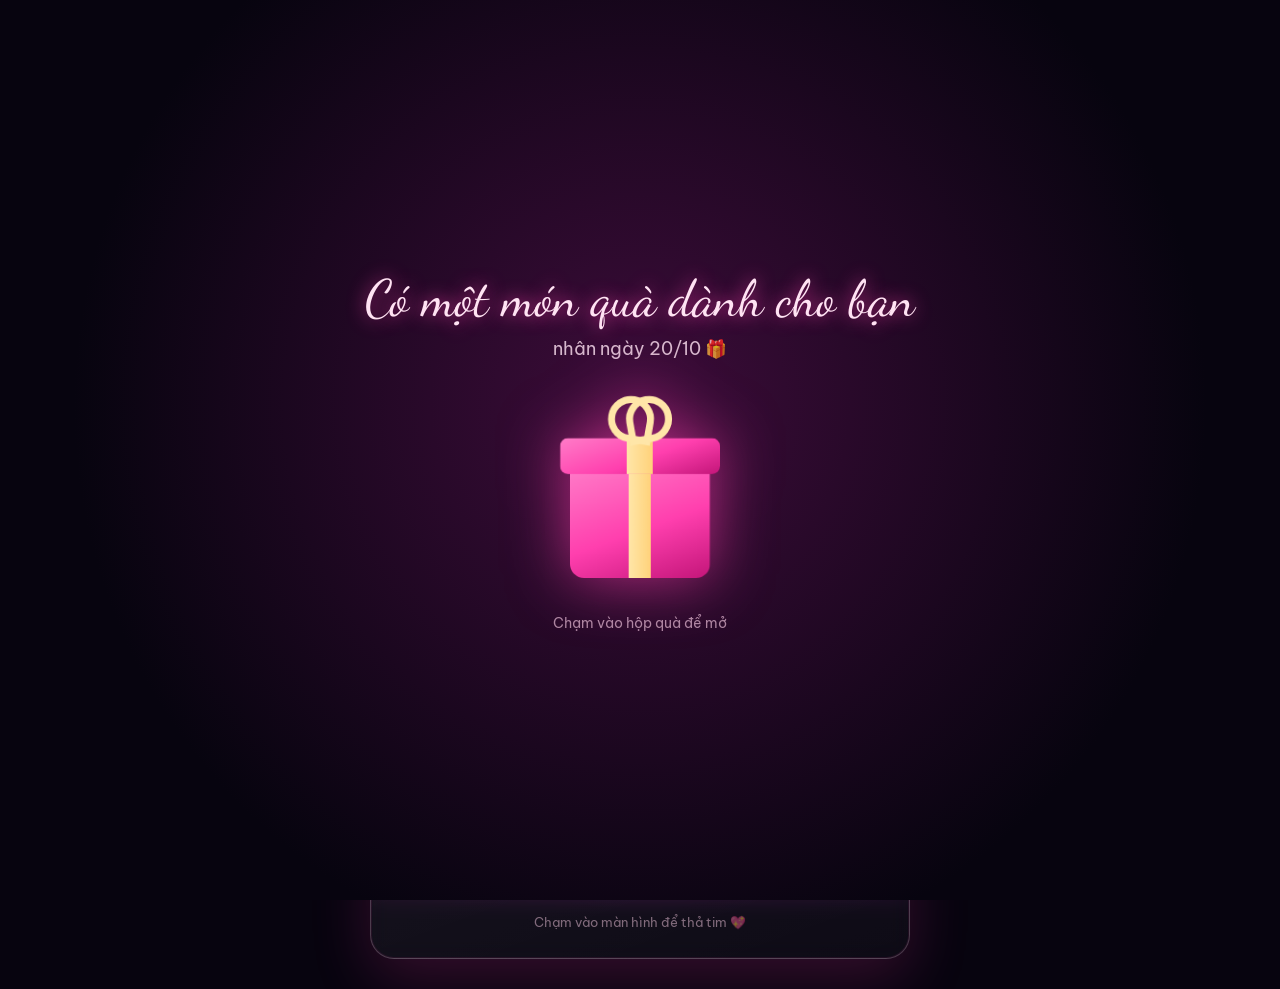
<file: index.html>
<!DOCTYPE html>
<html lang="vi">
<head>
    <meta charset="UTF-8">
    <meta http-equiv="refresh" content="0; url=valentime/">
    <title>Happy Women's Day 20/10</title>
</head>
<body>
    <a href="valentime/">Happy Women's Day 20/10</a>
</body>
</html>
</file>
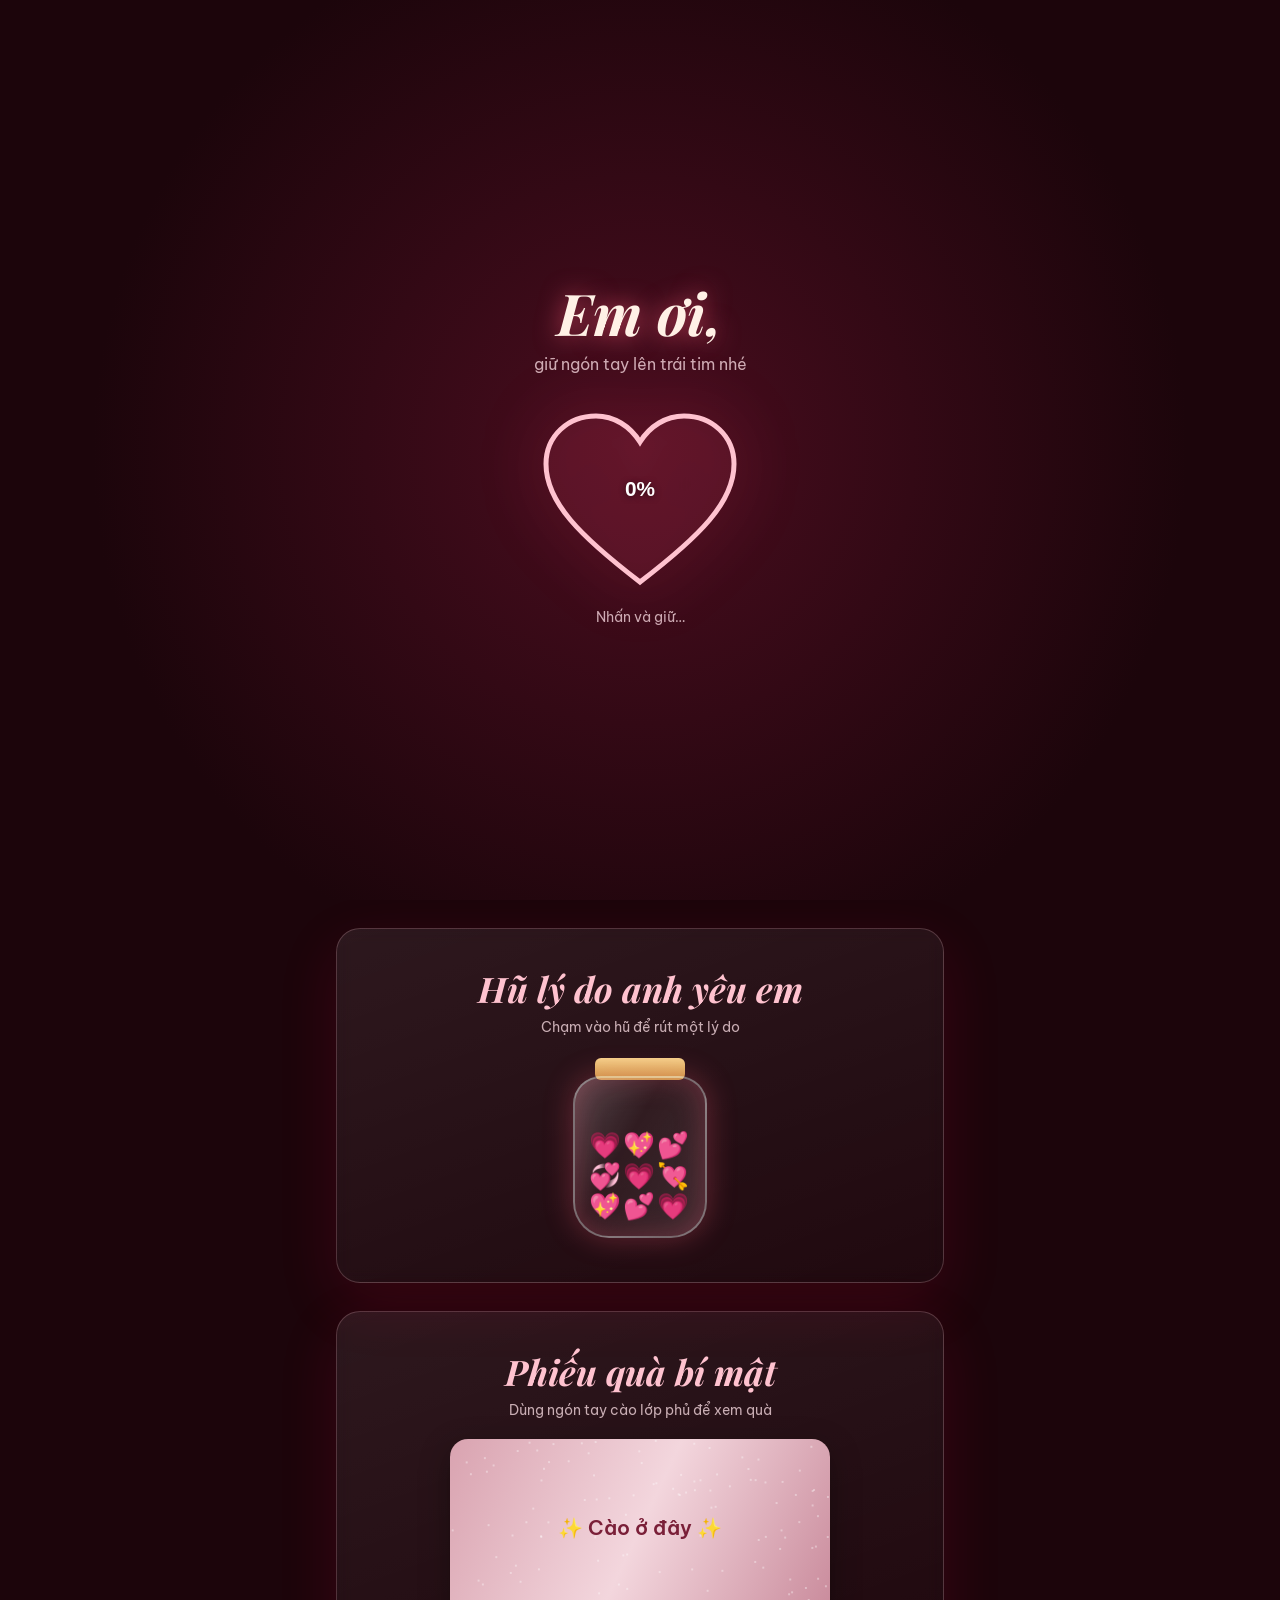
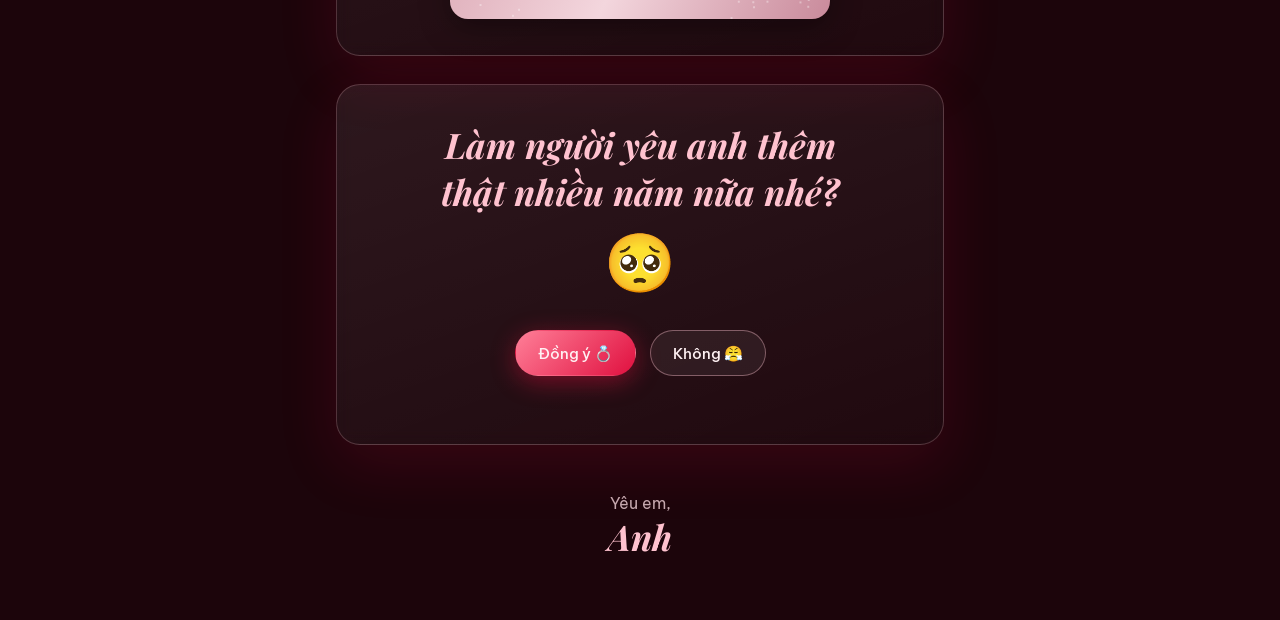
<file: nguoi-yeu/index.html>
<!DOCTYPE html>
<html lang="vi">

<head>
    <meta charset="UTF-8">
    <meta name="viewport" content="width=device-width, initial-scale=1.0, viewport-fit=cover">
    <meta name="theme-color" content="#1c050b">
    <title>Gửi em, 20/10</title>
    <meta name="description" content="Có một trái tim đang chờ em mở khóa 💞">
    <meta property="og:title" content="💞 Gửi em, nhân ngày 20/10">
    <meta property="og:description" content="Giữ ngón tay lên trái tim để mở khóa nhé">
    <link rel="preconnect" href="https://fonts.googleapis.com">
    <link rel="preconnect" href="https://fonts.gstatic.com" crossorigin>
    <link href="https://fonts.googleapis.com/css2?family=Playfair+Display:ital,wght@0,600;1,500;1,700&family=Be+Vietnam+Pro:wght@300;400;500;600&display=swap" rel="stylesheet">
    <link rel="stylesheet" href="style.css?v=1">
</head>

<body>
    <canvas id="sky"></canvas>

    <!-- Intro: press and hold the heart -->
    <div class="intro" id="intro">
        <p class="intro-hello" id="introHello">Em ơi,</p>
        <p class="intro-sub">giữ ngón tay lên trái tim nhé</p>
        <button class="hold-heart" id="holdHeart" aria-label="Nhấn giữ để mở khóa trái tim">
            <svg viewBox="0 0 100 90" aria-hidden="true">
                <defs>
                    <clipPath id="heartClip">
                        <path d="M50 86C20 63 3 46 3 27 3 13 14 3 28 3c9 0 17 5 22 13C55 8 63 3 72 3c14 0 25 10 25 24 0 19-17 36-47 59Z" />
                    </clipPath>
                    <linearGradient id="fillGrad" x1="0" y1="0" x2="0" y2="1">
                        <stop offset="0" stop-color="#ff8fa8" />
                        <stop offset="1" stop-color="#e0103f" />
                    </linearGradient>
                </defs>
                <rect id="heartFill" x="0" y="90" width="100" height="0" fill="url(#fillGrad)" clip-path="url(#heartClip)" />
                <path class="heart-outline" d="M50 86C20 63 3 46 3 27 3 13 14 3 28 3c9 0 17 5 22 13C55 8 63 3 72 3c14 0 25 10 25 24 0 19-17 36-47 59Z" />
            </svg>
            <span class="hold-pct" id="holdPct">0%</span>
        </button>
        <p class="intro-hint" id="introHint">Nhấn và giữ…</p>
    </div>

    <button class="sound" id="sound" aria-label="Bật/tắt nhạc" hidden>🔊</button>

    <main class="page">
        <!-- Hero -->
        <section class="hero">
            <p class="eyebrow">20 · 10 · 2026</p>
            <h1 class="names"><span id="nameEm">Em</span> <span class="beat">❤</span> <span id="nameAnh">Anh</span></h1>
            <p class="wish" id="wish" aria-live="polite"></p>
            <p class="scroll-hint">Kéo xuống, còn nhiều bất ngờ lắm ↓</p>
        </section>

        <!-- Love counter -->
        <section class="block reveal" id="counterBlock" hidden>
            <h2>Mình đã bên nhau</h2>
            <div class="counter">
                <div><b id="cDays">0</b><span>ngày</span></div>
                <div><b id="cHours">0</b><span>giờ</span></div>
                <div><b id="cMins">0</b><span>phút</span></div>
                <div><b id="cSecs">0</b><span>giây</span></div>
            </div>
            <p class="muted" id="since"></p>
        </section>

        <!-- Jar of reasons -->
        <section class="block reveal">
            <h2>Hũ lý do anh yêu em</h2>
            <p class="muted">Chạm vào hũ để rút một lý do</p>
            <button class="jar" id="jar" aria-label="Rút một lý do">
                <span class="jar-lid"></span>
                <span class="jar-body"><span class="jar-hearts">💗💖💕<br>💞💗💘<br>💖💕💗</span></span>
            </button>
            <div class="slip" id="slip" hidden>
                <p class="slip-no" id="slipNo"></p>
                <p class="slip-text" id="slipText"></p>
            </div>
        </section>

        <!-- Scratch card -->
        <section class="block reveal">
            <h2>Phiếu quà bí mật</h2>
            <p class="muted">Dùng ngón tay cào lớp phủ để xem quà</p>
            <div class="scratch" id="scratch">
                <div class="ticket">
                    <span class="ticket-tag">🎟️ PHIẾU YÊU THƯƠNG</span>
                    <p class="ticket-text" id="ticketText"></p>
                    <span class="ticket-foot">Có giá trị vĩnh viễn · Không cần hóa đơn</span>
                </div>
                <canvas id="scratchCanvas" aria-label="Lớp phủ cào"></canvas>
            </div>
        </section>

        <!-- Playful question -->
        <section class="block reveal">
            <h2 id="askTitle">Làm người yêu anh thêm thật nhiều năm nữa nhé?</h2>
            <div class="ask-emoji" id="askEmoji">🥺</div>
            <div class="ask-zone" id="askZone">
                <button class="btn primary" id="yes">Đồng ý 💍</button>
                <button class="btn" id="no">Không 😤</button>
            </div>
            <p class="answer" id="answer" hidden></p>
        </section>

        <footer class="sign">
            <p>Yêu em,</p>
            <p class="sign-name" id="signName">Anh</p>
        </footer>
    </main>

    <!-- Creator: sender only, open with #tao-thiep -->
    <div class="modal" id="createModal" role="dialog" aria-modal="true" aria-labelledby="createTitle" hidden>
        <form class="sheet" id="createForm">
            <h2 id="createTitle">💌 Tạo thiệp cho người yêu</h2>
            <p class="muted">Điền thông tin, tạo link rồi gửi cho em ấy.</p>

            <div class="row">
                <label>Tên em ấy
                    <input id="fEm" maxlength="30" placeholder="VD: Lan" required>
                </label>
                <label>Tên của anh
                    <input id="fAnh" maxlength="30" placeholder="VD: Tùng" required>
                </label>
            </div>
            <label>Ngày bắt đầu yêu <small>(để đếm ngày bên nhau)</small>
                <input id="fDate" type="date">
            </label>
            <label>Lời chúc
                <select id="fWish"></select>
            </label>
            <label id="fCustomWrap" hidden>Lời chúc của anh
                <textarea id="fCustom" rows="3" maxlength="400"></textarea>
            </label>
            <label>Quà trong phiếu cào
                <input id="fGift" maxlength="120" placeholder="VD: 1 buổi hẹn hò, em chọn chỗ, anh bao!">
            </label>
            <label>Lý do anh yêu em <small>(mỗi dòng một lý do, để trống dùng có sẵn)</small>
                <textarea id="fReasons" rows="4" maxlength="1200" placeholder="Vì em cười rất xinh&#10;Vì em luôn nhớ anh thích ăn gì"></textarea>
            </label>

            <button class="btn primary wide" type="submit">💞 Tạo link</button>

            <div class="result" id="result" hidden>
                <input id="link" readonly>
                <div class="actions">
                    <button class="btn primary" type="button" id="shareLink">📤 Gửi ngay</button>
                    <button class="btn" type="button" id="copyLink">📋 Sao chép</button>
                    <a class="btn" id="previewLink" target="_blank" rel="noopener">👀 Xem thử</a>
                </div>
            </div>
        </form>
    </div>

    <div class="toast" id="toast" role="status"></div>

    <script src="script.js?v=1"></script>
</body>

</html>
</file>
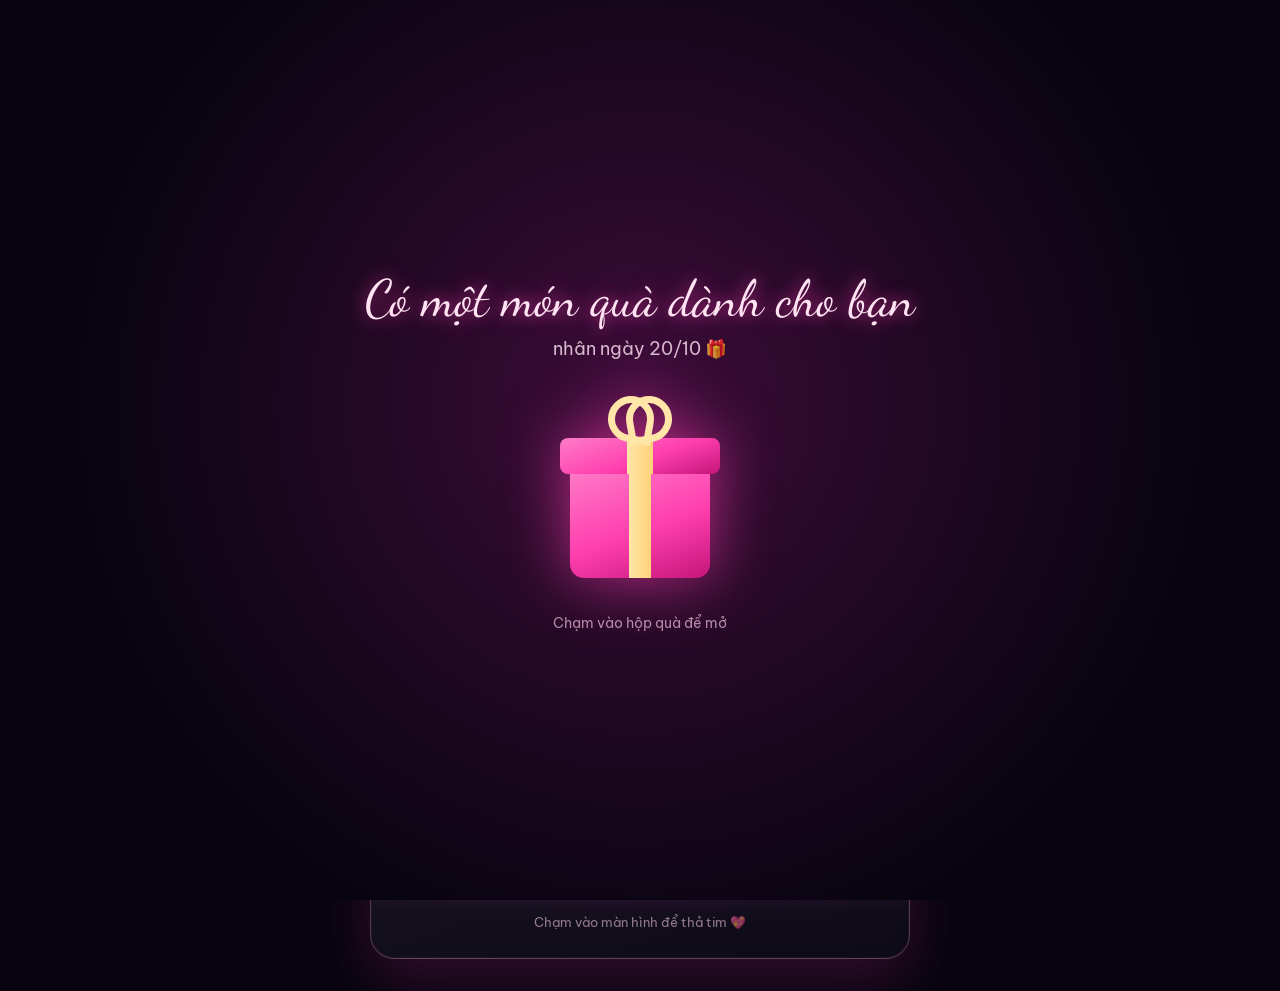
<file: valentime/index.html>
<!DOCTYPE html>
<html lang="vi">

<head>
    <meta charset="UTF-8">
    <meta name="viewport" content="width=device-width, initial-scale=1.0, viewport-fit=cover">
    <meta name="theme-color" content="#07040f">
    <title>Happy Women's Day 20/10</title>
    <meta name="description" content="Có một món quà 20/10 đang chờ bạn mở 🎁">
    <meta property="og:title" content="🎁 Có một món quà 20/10 dành cho bạn">
    <meta property="og:description" content="Chạm để mở quà và đọc lời chúc dành riêng cho bạn 💖">
    <link rel="preconnect" href="https://fonts.googleapis.com">
    <link rel="preconnect" href="https://fonts.gstatic.com" crossorigin>
    <link href="https://fonts.googleapis.com/css2?family=Dancing+Script:wght@600;700&family=Be+Vietnam+Pro:wght@300;400;500;600&display=swap" rel="stylesheet">
    <link rel="stylesheet" href="style.css?v=7">
</head>

<body>
    <canvas id="sky"></canvas>

    <!-- Gift intro -->
    <div class="gift-screen" id="gift">
        <p class="gift-hello" id="giftHello">Có một món quà dành cho bạn</p>
        <p class="gift-sub" id="giftSub">nhân ngày 20/10 🎁</p>
        <button class="gift-box" id="giftBox" aria-label="Mở hộp quà">
            <span class="lid"><span class="bow"></span></span>
            <span class="box"></span>
        </button>
        <p class="gift-hint">Chạm vào hộp quà để mở</p>
    </div>

    <button class="sound" id="sound" aria-label="Bật/tắt nhạc" hidden>🔊</button>

    <main class="scene">
        <div class="cloud-wrap">
            <div class="cloud">
                <span class="puff p1"></span>
                <span class="puff p2"></span>
                <span class="puff p3"></span>
                <span class="puff p4"></span>
            </div>
            <div class="rain"></div>
        </div>

        <section class="card" id="card">
            <p class="eyebrow">20 · 10 · 2026</p>
            <h1 class="title">Happy Women's Day</h1>

            <div class="tabs" id="tabs" role="tablist" aria-label="Chọn người nhận">
                <button class="tab" role="tab" data-to="phu-nu">🌸 Phụ nữ</button>
                <button class="tab" role="tab" data-to="me">💐 Mẹ</button>
                <button class="tab" role="tab" data-to="chi">🎀 Chị gái</button>
                <button class="tab" role="tab" data-to="nguoi-yeu">💘 Người yêu</button>
            </div>

            <p class="to" id="to"></p>
            <p class="msg" id="msg" aria-live="polite"></p>
            <p class="from" id="from"></p>

            <div class="actions">
                <button class="btn primary" id="secret">💌 Bạn có 1 lời nhắn bí mật</button>
                <button class="btn" id="ask">🤭 Trả lời câu hỏi này đã</button>
                <button class="btn" id="next">🔄 Lời chúc khác</button>
            </div>

            <p class="hint">Chạm vào màn hình để thả tim 💖</p>
        </section>
    </main>

    <!-- Secret message: tap the envelope to open -->
    <div class="modal" id="secretModal" role="dialog" aria-modal="true" aria-labelledby="secretTitle" hidden>
        <div class="sheet secret-sheet">
            <button class="close" data-close aria-label="Đóng">✕</button>

            <div id="envStage">
                <h2 id="secretTitle">Lời nhắn bí mật</h2>
                <button class="envelope" id="envelope" aria-label="Mở phong thư">
                    <span class="env-back"></span>
                    <span class="env-letter">💖</span>
                    <span class="env-front"></span>
                    <span class="env-flap"></span>
                    <span class="env-seal">❤</span>
                </button>
                <p class="env-hint">Chạm vào phong thư để mở</p>
            </div>

            <div id="letterStage" hidden>
                <div class="big-heart">💖</div>
                <p class="secret-text" id="secretText"></p>
                <p class="from" id="secretFrom"></p>
                <button class="btn primary" data-close>Thương lắm 🥰</button>
            </div>
        </div>
    </div>

    <!-- Playful question: the "No" button runs away -->
    <div class="modal" id="askModal" role="dialog" aria-modal="true" aria-labelledby="askTitle" hidden>
        <div class="sheet ask-sheet">
            <button class="close" data-close aria-label="Đóng">✕</button>

            <div id="askStage">
                <div class="ask-emoji" id="askEmoji">🥺</div>
                <h2 id="askTitle"></h2>
                <div class="ask-zone">
                    <button class="btn primary" id="yes">Có 💖</button>
                    <button class="btn" id="no">Không 😤</button>
                </div>
            </div>

            <div id="answerStage" hidden>
                <div class="big-heart">🥰</div>
                <h2>Biết ngay mà!</h2>
                <p class="secret-text" id="answerText"></p>
                <button class="btn primary" data-close>Hihi 😘</button>
            </div>
        </div>
    </div>

    <!-- Card creator (sender only: open with #tao-thiep) -->
    <div class="modal" id="createModal" role="dialog" aria-modal="true" aria-labelledby="createTitle" hidden>
        <form class="sheet create-sheet" id="createForm">
            <button class="close" type="button" data-close aria-label="Đóng">✕</button>
            <h2 id="createTitle">✍️ Tạo thiệp 20/10</h2>
            <p class="sheet-sub">Người nhận sẽ thấy hộp quà, mở ra là lời chúc của bạn, kèm phong thư bí mật nếu bạn có viết.</p>

            <label>Người nhận là
                <select id="fRel">
                    <option value="nguoi-yeu">💘 Người yêu</option>
                    <option value="me">💐 Mẹ</option>
                    <option value="chi">🎀 Chị gái</option>
                    <option value="phu-nu">🌸 Bạn bè, đồng nghiệp</option>
                </select>
            </label>
            <div class="row">
                <label>Tên người nhận
                    <input id="fTo" maxlength="40" placeholder="VD: Lan, Mẹ yêu" required>
                </label>
                <label>Tên của bạn
                    <input id="fFrom" maxlength="40" placeholder="VD: Tùng">
                </label>
            </div>
            <label>Lời chúc
                <select id="fWish"></select>
            </label>
            <label id="fCustomWrap" hidden>Lời chúc của bạn
                <textarea id="fCustom" rows="3" maxlength="400" placeholder="Viết lời chúc của bạn..."></textarea>
            </label>
            <label>Lời nhắn bí mật <small>(không bắt buộc, người nhận chạm phong thư để mở)</small>
                <textarea id="fSecret" rows="2" maxlength="300" placeholder="Điều bạn muốn nói riêng với người ấy..."></textarea>
            </label>

            <button class="btn primary wide" type="submit">🎁 Tạo link món quà</button>

            <div class="result" id="result" hidden>
                <input id="link" readonly>
                <div class="actions">
                    <button class="btn primary" type="button" id="shareLink">📤 Gửi ngay</button>
                    <button class="btn" type="button" id="copyLink">📋 Sao chép</button>
                    <a class="btn" id="previewLink" target="_blank" rel="noopener">👀 Xem thử</a>
                </div>
            </div>
        </form>
    </div>

    <div class="toast" id="toast" role="status"></div>

    <script src="script.js?v=7"></script>
</body>

</html>
</file>
<file: nguoi-yeu/style.css>
* {
  margin: 0;
  padding: 0;
  box-sizing: border-box;
}

:root {
  --bg: #1c050b;
  --wine: #4a0d1f;
  --rose: #ff5c7a;
  --rose-deep: #e0103f;
  --blush: #ffc2cf;
  --cream: #fff1e6;
  --gold: #f6d28b;
  --text: #fff1f3;
  --text-dim: rgba(255, 225, 232, 0.75);
  --glass: rgba(255, 255, 255, 0.06);
  --line: rgba(255, 194, 207, 0.22);
}

[hidden] { display: none !important; }

html { -webkit-text-size-adjust: 100%; scroll-behavior: smooth; }

body {
  min-height: 100dvh;
  overflow-x: hidden;
  font-family: "Be Vietnam Pro", sans-serif;
  color: var(--text);
  background:
    radial-gradient(ellipse 90% 60% at 50% 0%, #5c0f27 0%, transparent 70%),
    radial-gradient(ellipse 70% 50% at 50% 100%, #3a0818 0%, transparent 70%),
    var(--bg);
  background-attachment: fixed;
  -webkit-tap-highlight-color: transparent;
}

body.locked { overflow: hidden; }

#sky {
  position: fixed;
  inset: 0;
  width: 100%;
  height: 100%;
  z-index: 0;
  pointer-events: none;
}

h2 {
  font-family: "Playfair Display", serif;
  font-style: italic;
  font-weight: 700;
  font-size: clamp(1.6rem, 6vw, 2.2rem);
  color: var(--blush);
  text-wrap: balance;
}

.muted {
  margin-top: 6px;
  font-size: 0.9rem;
  color: var(--text-dim);
}

/* ---------- Intro: hold the heart ---------- */
.intro {
  position: fixed;
  inset: 0;
  z-index: 20;
  display: flex;
  flex-direction: column;
  align-items: center;
  justify-content: center;
  padding: 24px;
  text-align: center;
  background: radial-gradient(circle at 50% 50%, #4a0d1f, var(--bg) 70%);
  transition: opacity 1s ease, visibility 1s;
}

.intro.done { opacity: 0; visibility: hidden; }

.intro-hello {
  font-family: "Playfair Display", serif;
  font-style: italic;
  font-weight: 700;
  font-size: clamp(2.4rem, 10vw, 3.6rem);
  color: var(--cream);
  text-shadow: 0 0 24px rgba(255, 92, 122, 0.7);
}

.intro-sub { margin-top: 4px; color: var(--text-dim); }

.hold-heart {
  position: relative;
  width: 200px;
  height: 180px;
  margin: 36px 0 18px;
  border: 0;
  background: none;
  cursor: pointer;
  touch-action: none;
  user-select: none;
  -webkit-user-select: none;
  -webkit-touch-callout: none;
  filter: drop-shadow(0 0 28px rgba(255, 60, 100, 0.55));
  animation: beat 1.3s ease-in-out infinite;
}

.hold-heart.holding { animation: shake 0.12s linear infinite; }
.hold-heart svg { width: 100%; height: 100%; overflow: visible; }

.heart-outline {
  fill: rgba(255, 92, 122, 0.08);
  stroke: var(--blush);
  stroke-width: 2.5;
}

.hold-pct {
  position: absolute;
  inset: 0 0 12% 0;
  display: grid;
  place-items: center;
  font-weight: 600;
  font-size: 1.3rem;
  color: #fff;
  text-shadow: 0 1px 6px rgba(0, 0, 0, 0.5);
}

.intro-hint {
  font-size: 0.9rem;
  color: var(--text-dim);
  animation: blink 2s ease-in-out infinite;
}

@keyframes beat {
  0%, 100% { transform: scale(1); }
  15% { transform: scale(1.08); }
  30% { transform: scale(1); }
  45% { transform: scale(1.05); }
}

@keyframes shake {
  0% { transform: translate(0, 0) scale(1.04); }
  25% { transform: translate(-1.5px, 1px) scale(1.04); }
  50% { transform: translate(1.5px, -1px) scale(1.04); }
  75% { transform: translate(-1px, -1px) scale(1.04); }
}

@keyframes blink {
  0%, 100% { opacity: 0.45; }
  50% { opacity: 1; }
}

/* ---------- Sound ---------- */
.sound {
  position: fixed;
  top: max(14px, env(safe-area-inset-top));
  right: max(14px, env(safe-area-inset-right));
  z-index: 15;
  width: 44px;
  height: 44px;
  border-radius: 50%;
  border: 1px solid var(--line);
  font-size: 1.1rem;
  background: rgba(255, 255, 255, 0.08);
  -webkit-backdrop-filter: blur(8px);
  backdrop-filter: blur(8px);
  cursor: pointer;
}

/* ---------- Page ---------- */
.page {
  position: relative;
  z-index: 1;
  width: 100%;
  max-width: 640px;
  margin: 0 auto;
  padding:
    0
    max(16px, env(safe-area-inset-right))
    max(48px, env(safe-area-inset-bottom))
    max(16px, env(safe-area-inset-left));
}

.hero {
  min-height: 100dvh;
  display: flex;
  flex-direction: column;
  align-items: center;
  justify-content: center;
  text-align: center;
  padding: 64px 0 40px;
}

.eyebrow {
  font-size: 0.8rem;
  font-weight: 500;
  letter-spacing: 0.4em;
  color: var(--gold);
}

.names {
  margin: 14px 0 22px;
  font-family: "Playfair Display", serif;
  font-style: italic;
  font-weight: 700;
  font-size: clamp(2.6rem, 12vw, 5rem);
  line-height: 1.15;
  background: linear-gradient(90deg, var(--cream), var(--blush), var(--rose), var(--gold), var(--cream));
  background-size: 300% 100%;
  -webkit-background-clip: text;
  background-clip: text;
  color: transparent;
  filter: drop-shadow(0 0 16px rgba(255, 92, 122, 0.55));
  animation: shimmer 7s linear infinite;
  overflow-wrap: anywhere;
}

.names .beat {
  display: inline-block;
  -webkit-text-fill-color: var(--rose);
  color: var(--rose);
  animation: beat 1.3s ease-in-out infinite;
}

@keyframes shimmer { to { background-position: 300% 0; } }

.wish {
  max-width: 30em;
  min-height: 5.2em;
  font-size: clamp(1.02rem, 3.8vw, 1.2rem);
  font-weight: 300;
  line-height: 1.75;
  color: var(--text);
  text-wrap: balance;
}

.wish.typing::after {
  content: "|";
  margin-left: 2px;
  color: var(--rose);
  animation: blink 0.8s step-end infinite;
}

.scroll-hint {
  margin-top: 28px;
  font-size: 0.85rem;
  color: var(--text-dim);
  animation: bob 1.8s ease-in-out infinite;
}

@keyframes bob {
  0%, 100% { transform: translateY(0); }
  50% { transform: translateY(6px); }
}

/* ---------- Blocks ---------- */
.block {
  margin-top: 28px;
  padding: 28px 20px;
  text-align: center;
  border-radius: 24px;
  background: linear-gradient(160deg, rgba(255, 255, 255, 0.08), rgba(255, 255, 255, 0.02));
  border: 1px solid var(--line);
  box-shadow: 0 20px 60px rgba(224, 16, 63, 0.14);
  -webkit-backdrop-filter: blur(8px);
  backdrop-filter: blur(8px);
}

.reveal {
  opacity: 0;
  transform: translateY(30px);
  transition: opacity 0.8s ease, transform 0.8s ease;
}

.reveal.in { opacity: 1; transform: none; }

/* counter */
.counter {
  display: grid;
  grid-template-columns: repeat(4, 1fr);
  gap: 10px;
  margin-top: 18px;
}

.counter div {
  padding: 14px 4px;
  border-radius: 16px;
  background: var(--glass);
  border: 1px solid var(--line);
}

.counter b {
  display: block;
  font-family: "Playfair Display", serif;
  font-size: clamp(1.4rem, 6vw, 2.2rem);
  color: var(--cream);
  font-variant-numeric: tabular-nums;
}

.counter span { font-size: 0.8rem; color: var(--text-dim); }

/* jar */
.jar {
  position: relative;
  display: block;
  width: 150px;
  height: 180px;
  margin: 22px auto 8px;
  border: 0;
  background: none;
  cursor: pointer;
  transition: transform 0.2s;
}

.jar:active { transform: scale(0.95) rotate(-3deg); }
.jar.shake { animation: jarShake 0.5s ease; }

@keyframes jarShake {
  0%, 100% { transform: rotate(0); }
  20% { transform: rotate(-10deg); }
  40% { transform: rotate(8deg); }
  60% { transform: rotate(-6deg); }
  80% { transform: rotate(4deg); }
}

.jar-lid {
  position: absolute;
  left: 30px;
  right: 30px;
  top: 0;
  height: 22px;
  border-radius: 6px;
  background: linear-gradient(180deg, var(--gold), #c9953f);
}

.jar-body {
  position: absolute;
  left: 8px;
  right: 8px;
  top: 18px;
  bottom: 0;
  display: grid;
  place-items: end center;
  padding-bottom: 14px;
  border-radius: 28px 28px 36px 36px;
  background: linear-gradient(120deg, rgba(255, 255, 255, 0.22), rgba(255, 255, 255, 0.05) 40%, rgba(255, 255, 255, 0.12));
  border: 2px solid rgba(255, 255, 255, 0.35);
  box-shadow: inset 0 0 30px rgba(255, 92, 122, 0.25), 0 0 30px rgba(255, 92, 122, 0.3);
}

.jar-hearts { font-size: 1.6rem; line-height: 1.2; letter-spacing: 2px; }

.slip {
  position: relative;
  max-width: 360px;
  margin: 14px auto 0;
  padding: 18px 18px 20px;
  border-radius: 6px;
  color: #4a1424;
  background: var(--cream);
  box-shadow: 0 10px 30px rgba(0, 0, 0, 0.35);
  transform: rotate(-1.5deg);
  animation: slipIn 0.5s cubic-bezier(.2, .9, .3, 1.3);
}

@keyframes slipIn {
  from { opacity: 0; transform: translateY(-40px) scale(0.6) rotate(8deg); }
}

.slip-no {
  font-size: 0.75rem;
  font-weight: 600;
  letter-spacing: 0.15em;
  text-transform: uppercase;
  color: var(--rose-deep);
}

.slip-text {
  margin-top: 6px;
  font-family: "Playfair Display", serif;
  font-style: italic;
  font-size: 1.2rem;
  line-height: 1.5;
  text-wrap: balance;
}

/* scratch card */
.scratch {
  position: relative;
  max-width: 380px;
  height: 180px;
  margin: 20px auto 0;
  border-radius: 18px;
  overflow: hidden;
  box-shadow: 0 10px 30px rgba(0, 0, 0, 0.35);
}

.ticket {
  position: absolute;
  inset: 0;
  display: flex;
  flex-direction: column;
  align-items: center;
  justify-content: center;
  gap: 8px;
  padding: 16px;
  color: #4a1424;
  background:
    radial-gradient(circle at 0 50%, var(--bg) 12px, transparent 13px),
    radial-gradient(circle at 100% 50%, var(--bg) 12px, transparent 13px),
    linear-gradient(135deg, var(--cream), #ffd9e0);
}

.ticket-tag { font-size: 0.75rem; font-weight: 600; letter-spacing: 0.2em; color: var(--rose-deep); }

.ticket-text {
  font-family: "Playfair Display", serif;
  font-style: italic;
  font-weight: 700;
  font-size: 1.25rem;
  line-height: 1.4;
  text-wrap: balance;
}

.ticket-foot { font-size: 0.7rem; color: rgba(74, 20, 36, 0.6); }

#scratchCanvas {
  position: absolute;
  inset: 0;
  width: 100%;
  height: 100%;
  touch-action: none;
  cursor: grab;
  transition: opacity 0.6s;
}

#scratchCanvas.cleared { opacity: 0; pointer-events: none; }

/* question */
.ask-emoji {
  margin-top: 10px;
  font-size: 3.6rem;
  animation: beat 1.4s ease-in-out infinite;
}

.ask-zone {
  display: flex;
  align-items: center;
  justify-content: center;
  gap: 14px;
  min-height: 110px;
}

#yes {
  position: relative;
  z-index: 1;
  transition: transform 0.3s cubic-bezier(.2, .9, .3, 1.4);
}

#no.runaway {
  position: fixed;
  z-index: 40;
  white-space: nowrap;
  background: rgba(40, 8, 18, 0.92);
  transition: left 0.25s ease, top 0.25s ease;
}

.answer {
  margin-top: 4px;
  font-family: "Playfair Display", serif;
  font-style: italic;
  font-size: 1.35rem;
  color: var(--cream);
  text-wrap: balance;
  animation: slipIn 0.5s ease;
}

/* signature */
.sign {
  margin: 48px 0 12px;
  text-align: center;
  color: var(--text-dim);
}

.sign-name {
  font-family: "Playfair Display", serif;
  font-style: italic;
  font-weight: 700;
  font-size: 2.2rem;
  color: var(--blush);
}

/* ---------- Buttons ---------- */
.btn {
  min-height: 46px;
  padding: 0 22px;
  border-radius: 999px;
  border: 1px solid rgba(255, 194, 207, 0.4);
  font: inherit;
  font-size: 0.95rem;
  font-weight: 500;
  color: var(--text);
  background: var(--glass);
  cursor: pointer;
  text-decoration: none;
  display: inline-flex;
  align-items: center;
  justify-content: center;
}

.btn.primary {
  border-color: transparent;
  background: linear-gradient(135deg, #ff7f98, var(--rose-deep));
  box-shadow: 0 6px 24px rgba(224, 16, 63, 0.45);
}

.btn.wide { width: 100%; margin-top: 18px; }

.btn:focus-visible,
.jar:focus-visible,
.hold-heart:focus-visible,
.sound:focus-visible {
  outline: 2px solid var(--gold);
  outline-offset: 3px;
}

/* ---------- Creator modal ---------- */
.modal {
  position: fixed;
  inset: 0;
  z-index: 30;
  display: flex;
  align-items: center;
  justify-content: center;
  padding: 16px;
  background: rgba(10, 2, 5, 0.75);
  -webkit-backdrop-filter: blur(6px);
  backdrop-filter: blur(6px);
}

.sheet {
  width: 100%;
  max-width: 480px;
  max-height: calc(100dvh - 32px);
  overflow-y: auto;
  padding: 26px 22px 22px;
  border-radius: 22px;
  background: linear-gradient(160deg, #3d0b1a, #1f060d);
  border: 1px solid var(--line);
  box-shadow: 0 20px 80px rgba(224, 16, 63, 0.3);
}

.sheet h2 { text-align: center; }
.sheet > .muted { text-align: center; margin-bottom: 8px; }

.sheet label {
  display: block;
  margin-top: 12px;
  font-size: 0.85rem;
  font-weight: 500;
  color: var(--blush);
}

.sheet small { font-weight: 300; color: var(--text-dim); }

.sheet .row {
  display: grid;
  grid-template-columns: 1fr 1fr;
  gap: 10px;
}

.sheet input,
.sheet select,
.sheet textarea {
  display: block;
  width: 100%;
  margin-top: 6px;
  padding: 11px 12px;
  border-radius: 12px;
  border: 1px solid var(--line);
  font: inherit;
  font-size: 16px; /* prevents iOS zoom on focus */
  color: var(--text);
  background: var(--glass);
  color-scheme: dark;
  resize: vertical;
}

.sheet select option { color: #222; }

.sheet input:focus,
.sheet select:focus,
.sheet textarea:focus {
  outline: none;
  border-color: var(--rose);
  box-shadow: 0 0 0 3px rgba(255, 92, 122, 0.25);
}

.result {
  margin-top: 16px;
  padding-top: 16px;
  border-top: 1px dashed var(--line);
}

.actions {
  display: flex;
  flex-wrap: wrap;
  justify-content: center;
  gap: 10px;
  margin-top: 10px;
}

/* ---------- Toast ---------- */
.toast {
  position: fixed;
  left: 50%;
  bottom: max(24px, env(safe-area-inset-bottom));
  z-index: 50;
  padding: 10px 18px;
  border-radius: 999px;
  font-size: 0.9rem;
  background: rgba(40, 8, 18, 0.9);
  border: 1px solid var(--line);
  opacity: 0;
  transform: translate(-50%, 12px);
  transition: opacity 0.3s, transform 0.3s;
  pointer-events: none;
}

.toast.show { opacity: 1; transform: translate(-50%, 0); }

/* ---------- Responsive ---------- */
@media (max-width: 420px) {
  .block { padding: 24px 14px; border-radius: 20px; }
  .counter { gap: 6px; }
  .actions .btn { width: 100%; }
}

@media (max-width: 340px) {
  .sheet .row { grid-template-columns: 1fr; }
  .counter { grid-template-columns: repeat(2, 1fr); }
}

@media (min-width: 768px) {
  .block { padding: 36px 40px; }
}

@media (max-height: 520px) and (orientation: landscape) {
  .hold-heart { width: 140px; height: 126px; margin: 14px 0 10px; }
  .intro-hello { font-size: 2rem; }
  .hero { padding-top: 40px; }
}

@media (prefers-reduced-motion: reduce) {
  .hold-heart, .names, .names .beat, .scroll-hint, .ask-emoji, .intro-hint { animation: none; }
  .reveal { opacity: 1; transform: none; transition: none; }
}
</file>
<file: valentime/style.css>
* {
  margin: 0;
  padding: 0;
  box-sizing: border-box;
}

:root {
  --pink: #ff3fae;
  --pink-soft: #ff9fd6;
  --pink-light: #ffe3f3;
  --gold: #ffe6a8;
  --text: #fff4fb;
  --text-dim: rgba(255, 228, 244, 0.8);
  --cloud-scale: 1;
  --gap: 170px;
}

html {
  -webkit-text-size-adjust: 100%;
}

[hidden] {
  display: none !important;
}

body {
  min-height: 100vh;
  min-height: 100dvh;
  overflow-x: hidden;
  font-family: "Be Vietnam Pro", sans-serif;
  color: var(--text);
  background:
    radial-gradient(ellipse 80% 60% at 50% 0%, #3b0f4f 0%, transparent 70%),
    radial-gradient(ellipse 60% 50% at 50% 100%, #2a0a33 0%, transparent 70%),
    #07040f;
  background-attachment: fixed;
  -webkit-tap-highlight-color: transparent;
}

#sky {
  position: fixed;
  inset: 0;
  width: 100%;
  height: 100%;
  z-index: 0;
}

.scene {
  position: relative;
  z-index: 1;
  min-height: 100vh;
  min-height: 100dvh;
  display: flex;
  flex-direction: column;
  align-items: center;
  justify-content: center;
  padding:
    max(56px, env(safe-area-inset-top))
    max(16px, env(safe-area-inset-right))
    max(32px, env(safe-area-inset-bottom))
    max(16px, env(safe-area-inset-left));
  pointer-events: none;
}

/* ---------- Cloud ---------- */
.cloud-wrap {
  position: relative;
  flex-shrink: 0;
  width: 280px;
  height: 120px;
  scale: var(--cloud-scale);
  animation: float 6s ease-in-out infinite;
}

.cloud {
  position: absolute;
  inset: 0;
  z-index: 2;
  filter:
    drop-shadow(0 0 18px rgba(255, 63, 174, 0.9))
    drop-shadow(0 0 50px rgba(255, 63, 174, 0.55));
}

.puff {
  position: absolute;
  border-radius: 50%;
  background: radial-gradient(circle at 35% 30%, #fff 0%, var(--pink-light) 18%, var(--pink-soft) 50%, var(--pink) 100%);
}

.p1 { width: 120px; height: 120px; left: 30px; top: 0; }
.p2 { width: 150px; height: 150px; left: 110px; top: -40px; }
.p3 { width: 90px; height: 90px; left: 0; top: 40px; }
.p4 {
  width: 260px; height: 70px; left: 10px; top: 60px;
  border-radius: 60px;
  background: linear-gradient(180deg, var(--pink-soft), var(--pink));
}

/* ---------- Heart rain ---------- */
.rain {
  position: absolute;
  top: 110px;
  left: 20px;
  width: 240px;
  height: 260px;
  z-index: 1;
}

.drop {
  position: absolute;
  top: 0;
  line-height: 1;
  filter: drop-shadow(0 0 6px rgba(255, 120, 200, 0.9));
  animation: fall linear forwards;
  will-change: transform, opacity;
}

@keyframes fall {
  0%   { transform: translate(0, 0) scale(0.2) rotate(0deg); opacity: 0; }
  10%  { transform: translate(0, 10px) scale(1) rotate(0deg); opacity: 1; }
  75%  { opacity: 1; }
  100% { transform: translate(var(--sway), 240px) scale(0.6) rotate(var(--spin)); opacity: 0; }
}

@keyframes float {
  0%, 100% { transform: translateY(0); }
  50%      { transform: translateY(-12px); }
}

/* ---------- Card ---------- */
.card {
  position: relative;
  margin-top: var(--gap);
  width: 100%;
  max-width: 540px;
  padding: 28px 24px 22px;
  text-align: center;
  border-radius: 24px;
  background: linear-gradient(160deg, rgba(255, 255, 255, 0.10), rgba(255, 255, 255, 0.03));
  border: 1px solid rgba(255, 200, 235, 0.25);
  box-shadow:
    0 0 0 1px rgba(255, 63, 174, 0.08) inset,
    0 20px 60px rgba(255, 63, 174, 0.18);
  -webkit-backdrop-filter: blur(10px);
  backdrop-filter: blur(10px);
  overflow: hidden;
  pointer-events: auto;
}

/* light sweep across the glass */
.card::before {
  content: "";
  position: absolute;
  top: 0;
  left: -60%;
  width: 40%;
  height: 100%;
  background: linear-gradient(100deg, transparent, rgba(255, 255, 255, 0.16), transparent);
  transform: skewX(-20deg);
  animation: sweep 5s ease-in-out infinite;
  pointer-events: none;
}

@keyframes sweep {
  0%, 55% { left: -60%; }
  100%    { left: 130%; }
}

.eyebrow {
  font-size: 0.8rem;
  font-weight: 500;
  letter-spacing: 0.4em;
  color: var(--gold);
  text-shadow: 0 0 12px rgba(255, 220, 140, 0.7);
}

.title {
  margin: 6px 0 16px;
  font-family: "Dancing Script", cursive;
  font-weight: 700;
  font-size: clamp(2.4rem, 10vw, 4.6rem);
  line-height: 1.1;
  background: linear-gradient(90deg, #ffc2e6, #ff4fb3, #fff, #ffd6a0, #ff7cc8, #ffc2e6);
  background-size: 300% 100%;
  -webkit-background-clip: text;
  background-clip: text;
  color: transparent;
  filter: drop-shadow(0 0 14px rgba(255, 79, 179, 0.65));
  animation: shimmer 6s linear infinite;
}

@keyframes shimmer {
  to { background-position: 300% 0; }
}

/* ---------- Tabs ---------- */
.tabs {
  display: inline-flex;
  gap: 4px;
  padding: 4px;
  border-radius: 999px;
  background: rgba(255, 255, 255, 0.06);
  border: 1px solid rgba(255, 200, 235, 0.18);
}

.tab {
  min-height: 40px;
  padding: 0 16px;
  border: 0;
  border-radius: 999px;
  font: inherit;
  font-size: 0.9rem;
  color: var(--text-dim);
  background: transparent;
  cursor: pointer;
  transition: background 0.3s, color 0.3s, box-shadow 0.3s;
}

.tab:hover { color: var(--text); }

.tab[aria-selected="true"] {
  color: #fff;
  background: linear-gradient(135deg, #ff6cc0, var(--pink));
  box-shadow: 0 0 16px rgba(255, 63, 174, 0.6);
}

/* ---------- Wish ---------- */
.to {
  margin-top: 18px;
  font-family: "Dancing Script", cursive;
  font-size: clamp(1.4rem, 5vw, 1.8rem);
  color: var(--pink-soft);
  text-shadow: 0 0 10px rgba(255, 120, 200, 0.6);
}

.msg {
  min-height: 5.1em;
  margin-top: 6px;
  font-weight: 300;
  font-size: clamp(0.98rem, 3.6vw, 1.12rem);
  line-height: 1.7;
  color: var(--text-dim);
  text-wrap: balance;
  transition: opacity 0.35s ease, transform 0.35s ease, filter 0.35s ease;
}

.msg.out,
.to.out {
  opacity: 0;
  transform: translateY(6px);
  filter: blur(4px);
}

.to { transition: opacity 0.35s ease, transform 0.35s ease, filter 0.35s ease; }

/* ---------- Buttons ---------- */
.actions {
  display: flex;
  justify-content: center;
  flex-wrap: wrap;
  gap: 10px;
  margin-top: 18px;
}

.btn {
  min-height: 44px;
  padding: 0 20px;
  border-radius: 999px;
  border: 1px solid rgba(255, 200, 235, 0.35);
  font: inherit;
  font-size: 0.92rem;
  font-weight: 500;
  color: var(--text);
  background: rgba(255, 255, 255, 0.06);
  cursor: pointer;
  transition: transform 0.2s, box-shadow 0.3s, background 0.3s;
}

.btn.primary {
  border-color: transparent;
  background: linear-gradient(135deg, #ff7cc8, var(--pink) 60%, #e0218a);
  box-shadow: 0 6px 24px rgba(255, 63, 174, 0.45);
}

.btn:hover { transform: translateY(-2px); box-shadow: 0 8px 28px rgba(255, 63, 174, 0.5); }
.btn:active { transform: scale(0.97); }

.tab:focus-visible,
.btn:focus-visible,
.close:focus-visible,
.sound:focus-visible,
.envelope:focus-visible {
  outline: 2px solid var(--gold);
  outline-offset: 2px;
}

.hint {
  margin-top: 16px;
  font-size: 0.8rem;
  color: rgba(255, 210, 235, 0.55);
  animation: blink 2.4s ease-in-out infinite;
}

@keyframes blink {
  0%, 100% { opacity: 0.4; }
  50%      { opacity: 1; }
}

/* ---------- Toast ---------- */
.toast {
  position: fixed;
  left: 50%;
  bottom: max(24px, env(safe-area-inset-bottom));
  z-index: 10;
  padding: 10px 18px;
  border-radius: 999px;
  font-size: 0.9rem;
  color: #fff;
  background: rgba(40, 10, 40, 0.85);
  border: 1px solid rgba(255, 200, 235, 0.3);
  -webkit-backdrop-filter: blur(8px);
  backdrop-filter: blur(8px);
  opacity: 0;
  transform: translate(-50%, 12px);
  transition: opacity 0.3s, transform 0.3s;
  pointer-events: none;
}

.toast.show {
  opacity: 1;
  transform: translate(-50%, 0);
}

.from {
  margin-top: 8px;
  font-family: "Dancing Script", cursive;
  font-size: 1.35rem;
  color: var(--gold);
  text-shadow: 0 0 10px rgba(255, 220, 140, 0.5);
}

.from:empty { display: none; }

.msg.typing::after {
  content: "|";
  margin-left: 2px;
  color: var(--pink-soft);
  animation: blink 0.8s step-end infinite;
}

.tabs { flex-wrap: wrap; justify-content: center; }
.card.personal .tabs { display: none; }

/* ---------- Gift intro ---------- */
.gift-screen {
  position: fixed;
  inset: 0;
  z-index: 20;
  display: flex;
  flex-direction: column;
  align-items: center;
  justify-content: center;
  gap: 8px;
  padding: 24px;
  text-align: center;
  background: radial-gradient(circle at 50% 45%, #3d0c3a, #07040f 70%);
  transition: opacity 0.9s ease, visibility 0.9s;
}

.gift-screen.opened {
  opacity: 0;
  visibility: hidden;
}

.gift-hello {
  font-family: "Dancing Script", cursive;
  font-size: clamp(2rem, 8vw, 3.2rem);
  color: var(--pink-light);
  text-shadow: 0 0 18px rgba(255, 63, 174, 0.8);
  text-wrap: balance;
}

.gift-sub {
  font-size: clamp(0.95rem, 3.6vw, 1.1rem);
  color: var(--text-dim);
  text-wrap: balance;
}

.gift-hint {
  font-size: 0.85rem;
  color: rgba(255, 210, 235, 0.65);
  animation: blink 2s ease-in-out infinite;
}

.gift-box {
  position: relative;
  width: 160px;
  height: 170px;
  margin: 40px 0 28px;
  border: 0;
  background: none;
  cursor: pointer;
  animation: wiggle 2.4s ease-in-out infinite;
  filter: drop-shadow(0 0 30px rgba(255, 63, 174, 0.65));
}

.gift-box .box,
.gift-box .lid {
  position: absolute;
  left: 50%;
  translate: -50% 0;
  background:
    linear-gradient(90deg, transparent 42%, var(--gold) 42%, #ffd27a 58%, transparent 58%),
    linear-gradient(160deg, #ff7cc8, var(--pink) 55%, #c4167a);
}

.gift-box .box {
  bottom: 0;
  width: 140px;
  height: 110px;
  border-radius: 6px 6px 14px 14px;
}

.gift-box .lid {
  top: 30px;
  width: 160px;
  height: 36px;
  border-radius: 8px;
  z-index: 1;
  transition: transform 0.8s cubic-bezier(.2, .9, .3, 1.3), opacity 0.8s;
}

.gift-box .bow {
  position: absolute;
  left: 50%;
  top: -30px;
  width: 64px;
  height: 34px;
  translate: -50% 0;
}

.gift-box .bow::before,
.gift-box .bow::after {
  content: "";
  position: absolute;
  bottom: 0;
  width: 32px;
  height: 32px;
  border: 7px solid var(--gold);
  border-radius: 50% 50% 0 50%;
}

.gift-box .bow::before { left: 0; transform: rotate(10deg); }
.gift-box .bow::after { right: 0; transform: scaleX(-1) rotate(10deg); }

.gift-screen.opened .gift-box { animation: none; }
.gift-screen.opened .lid { transform: translateY(-160px) rotate(-25deg); opacity: 0; }

@keyframes wiggle {
  0%, 60%, 100% { transform: rotate(0) scale(1); }
  65% { transform: rotate(-7deg) scale(1.04); }
  72% { transform: rotate(7deg) scale(1.04); }
  79% { transform: rotate(-5deg); }
  86% { transform: rotate(4deg); }
}

/* ---------- Sound toggle ---------- */
.sound {
  position: fixed;
  top: max(14px, env(safe-area-inset-top));
  right: max(14px, env(safe-area-inset-right));
  z-index: 15;
  width: 44px;
  height: 44px;
  border-radius: 50%;
  border: 1px solid rgba(255, 200, 235, 0.3);
  font-size: 1.1rem;
  background: rgba(255, 255, 255, 0.08);
  -webkit-backdrop-filter: blur(8px);
  backdrop-filter: blur(8px);
  cursor: pointer;
}

/* ---------- Playful question ---------- */
.ask-sheet { text-align: center; }

.ask-emoji {
  font-size: 4rem;
  line-height: 1.2;
  animation: beat 1.4s ease-in-out infinite;
}

.ask-sheet h2 { text-wrap: balance; }

.ask-zone {
  display: flex;
  align-items: center;
  justify-content: center;
  gap: 14px;
  min-height: 130px;
  margin-top: 12px;
}

#yes {
  position: relative;
  z-index: 1;
  min-width: 96px;
  transition: transform 0.3s cubic-bezier(.2, .9, .3, 1.4);
}

#no { min-width: 96px; }

.ask-zone .btn {
  width: auto !important;
  white-space: nowrap;
}

#answerStage .btn { margin-top: 20px; }

/* once it starts running it is free to roam the whole screen */
#no.runaway {
  position: fixed;
  z-index: 40;
  margin: 0;
  background: rgba(40, 10, 40, 0.9);
  transition: left 0.25s ease, top 0.25s ease, transform 0.2s;
}

#no.runaway:hover { transform: none; box-shadow: none; }

/* ---------- Secret button & envelope ---------- */
.card.personal #secret {
  animation: glow 1.8s ease-in-out infinite;
}

@keyframes glow {
  0%, 100% { box-shadow: 0 6px 24px rgba(255, 63, 174, 0.45); transform: scale(1); }
  50%      { box-shadow: 0 0 36px rgba(255, 63, 174, 0.9); transform: scale(1.03); }
}

.envelope {
  position: relative;
  display: block;
  width: 240px;
  height: 160px;
  margin: 70px auto 14px;
  border: 0;
  background: none;
  cursor: pointer;
  perspective: 700px;
  filter: drop-shadow(0 0 24px rgba(255, 63, 174, 0.55));
  animation: wiggle 2.4s ease-in-out infinite;
}

.envelope > span {
  position: absolute;
  left: 0;
  right: 0;
}

.env-back {
  top: 0;
  bottom: 0;
  border-radius: 10px;
  background: linear-gradient(160deg, #ff9fd6, #d81b84);
}

.env-letter {
  top: 12px;
  height: 130px;
  margin: 0 14px;
  display: flex;
  align-items: flex-start;
  justify-content: center;
  padding-top: 14px;
  border-radius: 6px;
  font-size: 2rem;
  background: #fff4fb;
  transition: transform 0.6s ease 0.35s;
}

.env-front {
  top: 0;
  bottom: 0;
  border-radius: 10px;
  background: linear-gradient(160deg, #ff7cc8, #e0218a);
  clip-path: polygon(0 0, 50% 52%, 100% 0, 100% 100%, 0 100%);
}

.env-flap {
  top: 0;
  height: 58%;
  border-radius: 10px 10px 0 0;
  background: linear-gradient(180deg, #ffc2e6, #ff6cc0);
  clip-path: polygon(0 0, 100% 0, 50% 100%);
  transform-origin: top;
  transition: transform 0.5s ease;
}

.env-seal {
  top: 70px;
  left: 50% !important;
  right: auto !important;
  width: 38px;
  height: 38px;
  translate: -50% 0;
  display: grid;
  place-items: center;
  border-radius: 50%;
  font-size: 1.1rem;
  color: #fff;
  background: radial-gradient(circle at 35% 30%, #ff6b9a, #b3104f);
  box-shadow: 0 2px 8px rgba(0, 0, 0, 0.35);
  transition: opacity 0.3s, scale 0.3s;
}

.envelope.open { animation: none; }
.envelope.open .env-seal { opacity: 0; scale: 1.6; }
.envelope.open .env-flap { transform: rotateX(180deg); z-index: -1; }
.envelope.open .env-letter { transform: translateY(-80px); }

.env-hint {
  font-size: 0.9rem;
  color: var(--text-dim);
  animation: blink 2s ease-in-out infinite;
}

#letterStage { animation: up 0.5s cubic-bezier(.2, .9, .3, 1.2); }

/* ---------- Modals ---------- */
.modal {
  position: fixed;
  inset: 0;
  z-index: 30;
  display: flex;
  align-items: center;
  justify-content: center;
  padding: 16px;
  background: rgba(5, 2, 12, 0.7);
  -webkit-backdrop-filter: blur(6px);
  backdrop-filter: blur(6px);
  animation: fade 0.3s ease;
}

.modal[hidden] { display: none; }

@keyframes fade { from { opacity: 0; } }

.sheet {
  position: relative;
  width: 100%;
  max-width: 480px;
  max-height: calc(100dvh - 32px);
  overflow-y: auto;
  padding: 28px 22px 22px;
  border-radius: 22px;
  background: linear-gradient(160deg, #2a0d33, #170820);
  border: 1px solid rgba(255, 200, 235, 0.25);
  box-shadow: 0 20px 80px rgba(255, 63, 174, 0.3);
  animation: up 0.4s cubic-bezier(.2, .9, .3, 1.2);
}

@keyframes up { from { transform: translateY(30px) scale(0.96); opacity: 0; } }

.sheet h2 {
  font-family: "Dancing Script", cursive;
  font-size: 2rem;
  color: var(--pink-light);
  text-align: center;
}

.sheet-sub {
  margin: 4px 0 16px;
  font-size: 0.88rem;
  color: var(--text-dim);
  text-align: center;
}

.close {
  position: absolute;
  top: 10px;
  right: 10px;
  width: 40px;
  height: 40px;
  border: 0;
  border-radius: 50%;
  font-size: 1rem;
  color: var(--text-dim);
  background: rgba(255, 255, 255, 0.06);
  cursor: pointer;
}

.secret-sheet { text-align: center; }
.secret-sheet .btn { margin-top: 20px; }

.big-heart {
  font-size: 4.5rem;
  filter: drop-shadow(0 0 24px rgba(255, 63, 174, 0.9));
  animation: beat 1.1s ease-in-out infinite;
}

@keyframes beat {
  0%, 100% { transform: scale(1); }
  15% { transform: scale(1.18); }
  30% { transform: scale(1); }
  45% { transform: scale(1.12); }
}

.secret-text {
  margin-top: 12px;
  font-size: 1.1rem;
  line-height: 1.7;
  color: var(--text);
  text-wrap: balance;
}

/* form */
.create-sheet label {
  display: block;
  margin-top: 12px;
  font-size: 0.85rem;
  font-weight: 500;
  color: var(--pink-light);
}

.create-sheet small { font-weight: 300; color: var(--text-dim); }

.create-sheet .row {
  display: grid;
  grid-template-columns: 1fr 1fr;
  gap: 10px;
}

.create-sheet input,
.create-sheet select,
.create-sheet textarea {
  display: block;
  width: 100%;
  margin-top: 6px;
  padding: 11px 12px;
  border-radius: 12px;
  border: 1px solid rgba(255, 200, 235, 0.25);
  font: inherit;
  font-size: 16px; /* prevents iOS zoom on focus */
  color: var(--text);
  background: rgba(255, 255, 255, 0.06);
  resize: vertical;
}

.create-sheet select option { color: #222; }

.create-sheet input:focus,
.create-sheet select:focus,
.create-sheet textarea:focus {
  outline: none;
  border-color: var(--pink);
  box-shadow: 0 0 0 3px rgba(255, 63, 174, 0.25);
}

.btn.wide { width: 100%; margin-top: 18px; }

a.btn {
  display: inline-flex;
  align-items: center;
  text-decoration: none;
}

.result {
  margin-top: 16px;
  padding-top: 16px;
  border-top: 1px dashed rgba(255, 200, 235, 0.25);
}

.result .actions { margin-top: 10px; }

/* ---------- Responsive ---------- */

/* small phones */
@media (max-width: 420px) {
  :root { --cloud-scale: 0.82; --gap: 140px; }
  .card { padding: 22px 16px 18px; border-radius: 20px; }
  .tabs { display: grid; grid-template-columns: 1fr 1fr; width: 100%; border-radius: 20px; }
  .tab { padding: 0 12px; font-size: 0.85rem; border-radius: 16px; }
  .actions { flex-direction: column; }
  .btn { width: 100%; }
}

/* very narrow (Galaxy Fold, old iPhone SE) */
@media (max-width: 340px) {
  :root { --cloud-scale: 0.7; --gap: 120px; }
  .eyebrow { letter-spacing: 0.25em; }
  .tab { padding: 0 9px; }
  .create-sheet .row { grid-template-columns: 1fr; }
}

/* short phones in portrait (iPhone SE, mini) */
@media (max-height: 720px) and (orientation: portrait) {
  :root { --cloud-scale: 0.68; --gap: 100px; }
  .scene { padding-top: max(36px, env(safe-area-inset-top)); }
  .title { margin-bottom: 12px; }
  .msg { min-height: 0; }
}

/* tablets */
@media (min-width: 768px) {
  .card { padding: 36px 40px 28px; }
}

/* large desktops */
@media (min-width: 1440px) and (min-height: 860px) {
  :root { --cloud-scale: 1.2; --gap: 200px; }
  .card { max-width: 620px; }
}

/* phones in landscape & short windows: cloud beside the card */
@media (max-height: 560px) and (orientation: landscape) {
  .scene {
    flex-direction: row;
    justify-content: center;
    gap: 6vw;
    padding-top: max(20px, env(safe-area-inset-top));
    padding-bottom: max(20px, env(safe-area-inset-bottom));
  }
  :root { --cloud-scale: 0.75; --gap: 0; }
  .cloud-wrap { align-self: center; margin-top: -120px; }
  .card { max-width: 460px; padding: 18px 20px 14px; }
  .title { font-size: 2.3rem; margin-bottom: 10px; }
  .to { margin-top: 10px; }
  .msg { min-height: 0; font-size: 0.95rem; line-height: 1.55; }
  .actions { margin-top: 12px; }
  .hint { display: none; }
}

@media (max-height: 560px) and (orientation: landscape) and (max-width: 700px) {
  .cloud-wrap { display: none; }
}

@media (prefers-reduced-motion: reduce) {
  .cloud-wrap, .card::before, .title, .hint, .gift-box, .big-heart, .modal, .sheet, .envelope, #letterStage, .card.personal #secret, .ask-emoji { animation: none; }
}
</file>
